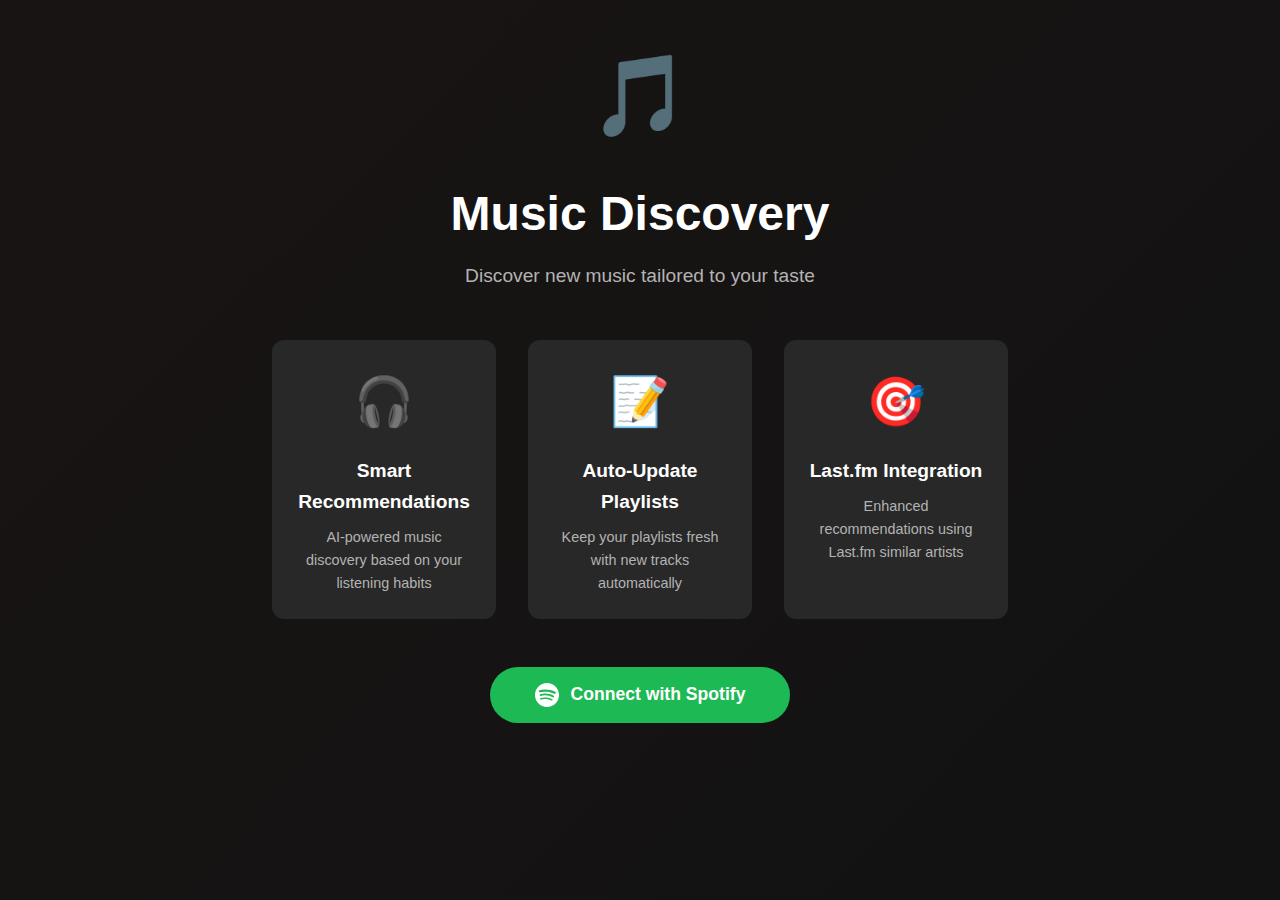
<file: docs/index.html>
<!DOCTYPE html>
<html lang="en">

<head>
    <meta charset="UTF-8">
    <meta name="viewport" content="width=device-width, initial-scale=1.0">
    <title>Music Discovery App - Find New Music</title>
    <link rel="stylesheet" href="style.css">
</head>

<body>
    <div class="container">
        <!-- Login Page -->
        <div id="loginPage" class="page active">
            <div class="logo">🎵</div>
            <h1>Music Discovery</h1>
            <p class="subtitle">Discover new music tailored to your taste</p>

            <div class="features">
                <div class="feature">
                    <span class="icon">🎧</span>
                    <h3>Smart Recommendations</h3>
                    <p>AI-powered music discovery based on your listening habits</p>
                </div>
                <div class="feature">
                    <span class="icon">📝</span>
                    <h3>Auto-Update Playlists</h3>
                    <p>Keep your playlists fresh with new tracks automatically</p>
                </div>
                <div class="feature">
                    <span class="icon">🎯</span>
                    <h3>Last.fm Integration</h3>
                    <p>Enhanced recommendations using Last.fm similar artists</p>
                </div>
            </div>

            <button onclick="loginSpotify()" class="btn-primary">
                <svg width="24" height="24" viewBox="0 0 24 24" fill="currentColor">
                    <path
                        d="M12 0C5.4 0 0 5.4 0 12s5.4 12 12 12 12-5.4 12-12S18.66 0 12 0zm5.521 17.34c-.24.359-.66.48-1.021.24-2.82-1.74-6.36-2.101-10.561-1.141-.418.122-.779-.179-.899-.539-.12-.421.18-.78.54-.9 4.56-1.021 8.52-.6 11.64 1.32.42.18.479.659.301 1.02zm1.44-3.3c-.301.42-.841.6-1.262.3-3.239-1.98-8.159-2.58-11.939-1.38-.479.12-1.02-.12-1.14-.6-.12-.48.12-1.021.6-1.141C9.6 9.9 15 10.561 18.72 12.84c.361.181.54.78.241 1.2zm.12-3.36C15.24 8.4 8.82 8.16 5.16 9.301c-.6.179-1.2-.181-1.38-.721-.18-.601.18-1.2.72-1.381 4.26-1.26 11.28-1.02 15.721 1.621.539.3.719 1.02.419 1.56-.299.421-1.02.599-1.559.3z" />
                </svg>
                Connect with Spotify
            </button>
        </div>

        <!-- Dashboard Page -->
        <div id="dashboardPage" class="page">
            <div class="header">
                <div class="user-info">
                    <div class="logo-small">🎵</div>
                    <div>
                        <h2 id="userName">Welcome!</h2>
                        <button onclick="logout()" class="btn-text">Logout</button>
                    </div>
                </div>
            </div>

            <div class="dashboard-content">
                <h1>Discover New Music</h1>
                <p class="subtitle">Add fresh tracks to your playlist automatically</p>

                <div class="form-card">
                    <div class="form-group">
                        <label for="playlistSelect">Select Playlist</label>
                        <select id="playlistSelect" class="input">
                            <option value="">Loading playlists...</option>
                        </select>
                    </div>

                    <div class="form-group">
                        <label for="maxSongs">Number of Songs (1-50)</label>
                        <input type="number" id="maxSongs" class="input" min="1" max="50" value="10">
                    </div>

                    <div class="form-group">
                        <label for="lastfmUsername">Last.fm Username (Optional)</label>
                        <input type="text" id="lastfmUsername" class="input" placeholder="Your Last.fm username">
                    </div>

                    <button onclick="startDiscovery()" id="startBtn" class="btn-primary">
                        Start Discovery
                    </button>
                </div>

                <!-- Progress Section -->
                <div id="progressSection" class="progress-section hidden">
                    <h3>Discovery in Progress...</h3>
                    <div class="progress-bar">
                        <div class="progress-fill" id="progressFill"></div>
                    </div>
                    <p id="statusMessage" class="status-message">Starting...</p>
                    <div id="resultDetails" class="result-details hidden"></div>
                </div>
            </div>
        </div>
    </div>

    <script src="app.js"></script>
</body>

</html>
</file>
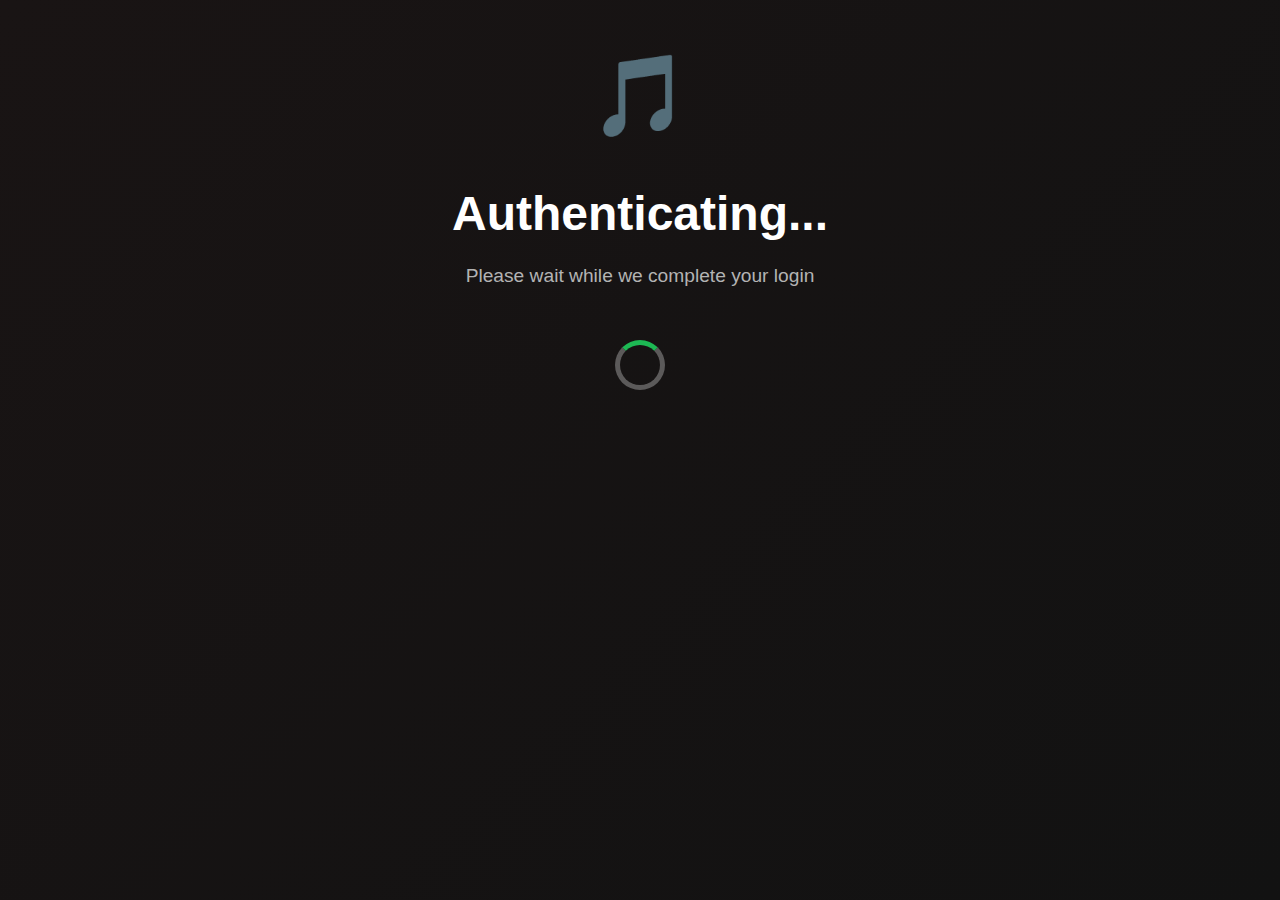
<file: docs/callback.html>
<!DOCTYPE html>
<html lang="en">

<head>
    <meta charset="UTF-8">
    <meta name="viewport" content="width=device-width, initial-scale=1.0">
    <title>Music Discovery - Authenticating...</title>
    <link rel="stylesheet" href="style.css">
</head>

<body>
    <div class="container">
        <div class="login-page">
            <div class="logo">🎵</div>
            <h1>Authenticating...</h1>
            <p class="subtitle">Please wait while we complete your login</p>

            <div class="loading-spinner"></div>
        </div>
    </div>

    <style>
        .loading-spinner {
            width: 50px;
            height: 50px;
            border: 5px solid rgba(255, 255, 255, 0.3);
            border-radius: 50%;
            border-top-color: #1db954;
            animation: spin 1s linear infinite;
            margin: 2rem auto;
        }

        @keyframes spin {
            to {
                transform: rotate(360deg);
            }
        }
    </style>

    <script>
        // This page handles the OAuth callback from Spotify
        // The backend has already processed the OAuth code and set the session
        // Just redirect to dashboard
        setTimeout(() => {
            window.location.href = '/dashboard.html';
        }, 1000);
    </script>
</body>

</html>
</file>
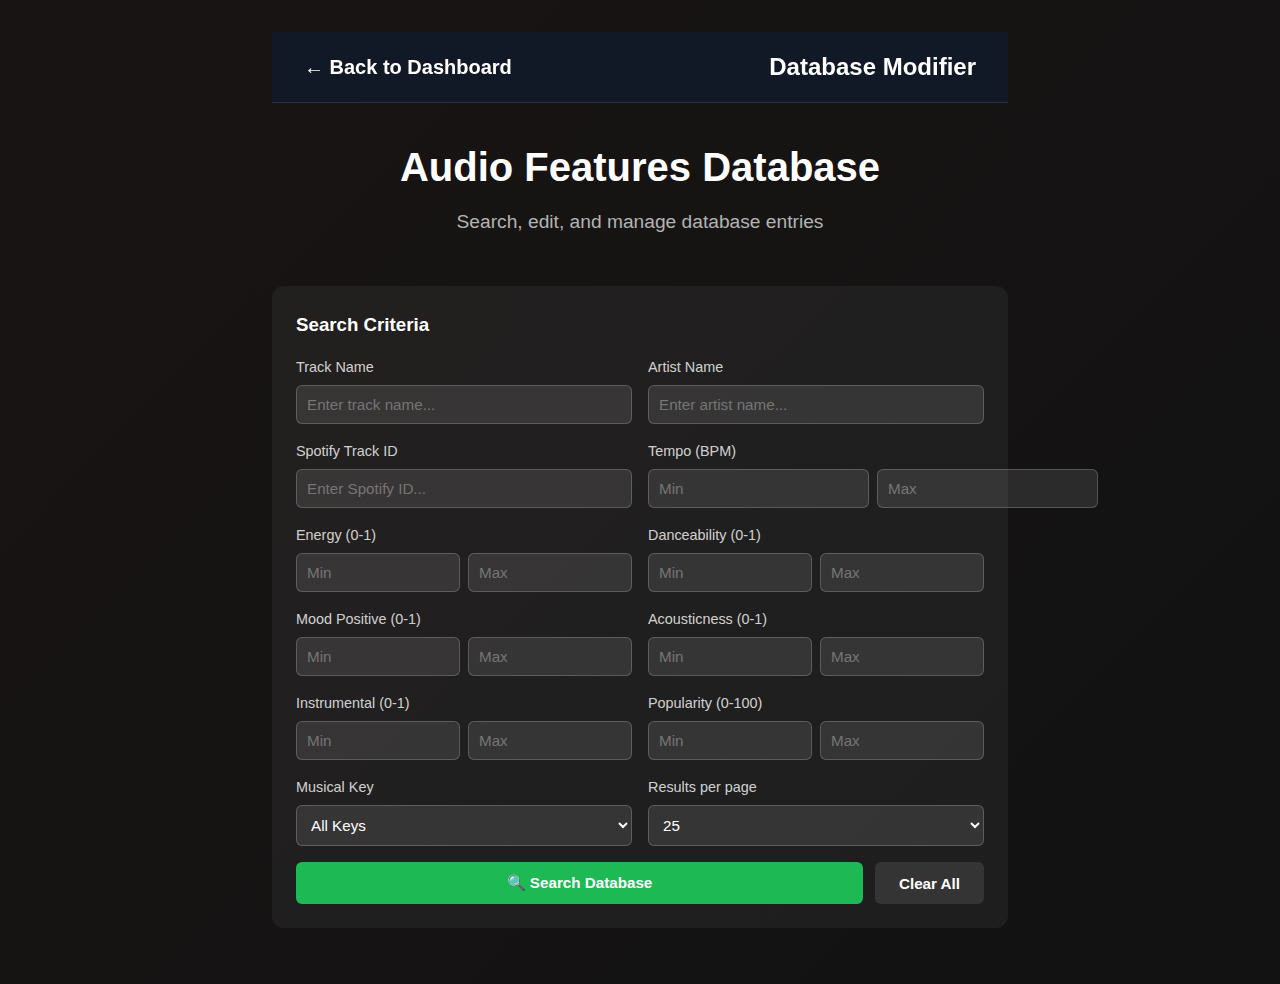
<file: docs/database_modifier.html>
<!DOCTYPE html>
<html lang="en">

<head>
    <meta charset="UTF-8">
    <meta name="viewport" content="width=device-width, initial-scale=1.0">
    <title>Database Modifier - Audio Features</title>
    <link rel="stylesheet" href="style.css">
    <style>
        .search-container {
            background: rgba(255, 255, 255, 0.05);
            border-radius: 12px;
            padding: 24px;
            margin-bottom: 24px;
        }

        .search-grid {
            display: grid;
            grid-template-columns: repeat(auto-fit, minmax(250px, 1fr));
            gap: 16px;
            margin-bottom: 16px;
        }

        .search-field {
            display: flex;
            flex-direction: column;
            gap: 6px;
        }

        .search-field label {
            font-size: 0.9rem;
            color: rgba(255, 255, 255, 0.8);
            font-weight: 500;
        }

        .search-field input,
        .search-field select {
            padding: 10px;
            background: rgba(255, 255, 255, 0.1);
            border: 1px solid rgba(255, 255, 255, 0.2);
            border-radius: 6px;
            color: white;
            font-size: 0.95rem;
        }

        .search-field input:focus,
        .search-field select:focus {
            outline: none;
            border-color: #1db954;
        }

        .range-field {
            display: grid;
            grid-template-columns: 1fr 1fr;
            gap: 8px;
        }

        .search-actions {
            display: flex;
            gap: 12px;
            margin-top: 16px;
        }

        .btn {
            padding: 12px 24px;
            border: none;
            border-radius: 6px;
            font-size: 0.95rem;
            font-weight: 600;
            cursor: pointer;
            transition: all 0.2s;
        }

        .btn-search {
            background: #1db954;
            color: white;
            flex: 1;
        }

        .btn-search:hover {
            background: #1ed760;
            transform: translateY(-1px);
        }

        .btn-clear {
            background: rgba(255, 255, 255, 0.1);
            color: white;
        }

        .btn-clear:hover {
            background: rgba(255, 255, 255, 0.2);
        }

        .results-container {
            background: rgba(255, 255, 255, 0.05);
            border-radius: 12px;
            padding: 24px;
        }

        .results-header {
            display: flex;
            justify-content: space-between;
            align-items: center;
            margin-bottom: 16px;
            padding-bottom: 16px;
            border-bottom: 1px solid rgba(255, 255, 255, 0.1);
        }

        .result-item {
            background: rgba(255, 255, 255, 0.03);
            border: 1px solid rgba(255, 255, 255, 0.1);
            border-radius: 8px;
            padding: 16px;
            margin-bottom: 12px;
            transition: all 0.2s;
        }

        .result-item:hover {
            background: rgba(255, 255, 255, 0.05);
            border-color: rgba(255, 255, 255, 0.2);
        }

        .result-header {
            display: flex;
            justify-content: space-between;
            align-items: start;
            margin-bottom: 12px;
        }

        .result-title {
            font-size: 1.1rem;
            font-weight: 600;
            color: #1db954;
            margin-bottom: 4px;
        }

        .result-artist {
            color: rgba(255, 255, 255, 0.7);
            font-size: 0.95rem;
        }

        .result-actions {
            display: flex;
            gap: 8px;
        }

        .btn-edit,
        .btn-delete {
            padding: 6px 12px;
            font-size: 0.85rem;
            border-radius: 4px;
            border: none;
            cursor: pointer;
            transition: all 0.2s;
        }

        .btn-edit {
            background: #1db954;
            color: white;
        }

        .btn-edit:hover {
            background: #1ed760;
        }

        .btn-delete {
            background: #e74c3c;
            color: white;
        }

        .btn-delete:hover {
            background: #c0392b;
        }

        .result-features {
            display: grid;
            grid-template-columns: repeat(auto-fit, minmax(200px, 1fr));
            gap: 12px;
            margin-top: 12px;
        }

        .feature-item {
            background: rgba(255, 255, 255, 0.05);
            padding: 8px 12px;
            border-radius: 4px;
            font-size: 0.85rem;
        }

        .feature-label {
            color: rgba(255, 255, 255, 0.6);
            font-size: 0.75rem;
            text-transform: uppercase;
            letter-spacing: 0.5px;
        }

        .feature-value {
            color: white;
            font-weight: 600;
            margin-top: 2px;
        }

        .modal {
            display: none;
            position: fixed;
            top: 0;
            left: 0;
            right: 0;
            bottom: 0;
            background: rgba(0, 0, 0, 0.8);
            z-index: 1000;
            align-items: center;
            justify-content: center;
        }

        .modal.active {
            display: flex;
        }

        .modal-content {
            background: #1a1a1a;
            border-radius: 12px;
            padding: 32px;
            max-width: 800px;
            max-height: 90vh;
            overflow-y: auto;
            width: 90%;
        }

        .modal-header {
            display: flex;
            justify-content: space-between;
            align-items: center;
            margin-bottom: 24px;
        }

        .modal-close {
            background: none;
            border: none;
            color: white;
            font-size: 1.5rem;
            cursor: pointer;
            padding: 0;
            width: 32px;
            height: 32px;
        }

        .edit-grid {
            display: grid;
            grid-template-columns: repeat(auto-fit, minmax(200px, 1fr));
            gap: 16px;
        }

        .edit-field {
            display: flex;
            flex-direction: column;
            gap: 6px;
        }

        .edit-field label {
            font-size: 0.85rem;
            color: rgba(255, 255, 255, 0.7);
        }

        .edit-field input {
            padding: 8px 12px;
            background: rgba(255, 255, 255, 0.1);
            border: 1px solid rgba(255, 255, 255, 0.2);
            border-radius: 4px;
            color: white;
        }

        .modal-actions {
            display: flex;
            gap: 12px;
            margin-top: 24px;
            justify-content: flex-end;
        }

        .btn-save {
            background: #1db954;
            color: white;
        }

        .btn-cancel {
            background: rgba(255, 255, 255, 0.1);
            color: white;
        }

        .pagination {
            display: flex;
            justify-content: center;
            align-items: center;
            gap: 12px;
            margin-top: 24px;
        }

        .pagination button {
            padding: 8px 16px;
            background: rgba(255, 255, 255, 0.1);
            border: 1px solid rgba(255, 255, 255, 0.2);
            color: white;
            border-radius: 4px;
            cursor: pointer;
        }

        .pagination button:disabled {
            opacity: 0.5;
            cursor: not-allowed;
        }

        .pagination button:not(:disabled):hover {
            background: rgba(255, 255, 255, 0.2);
        }

        .loading {
            text-align: center;
            padding: 40px;
            color: rgba(255, 255, 255, 0.6);
        }

        .no-results {
            text-align: center;
            padding: 40px;
            color: rgba(255, 255, 255, 0.6);
            font-size: 1.1rem;
        }
    </style>
</head>

<body>
    <div class="container">
        <div class="dashboard-page">
            <div class="header"
                style="position: sticky; top: 0; z-index: 100; background: rgba(17, 24, 39, 0.95); backdrop-filter: blur(10px); padding: 1rem 2rem; display: flex; justify-content: space-between; align-items: center; border-bottom: 1px solid rgba(255, 255, 255, 0.1);">
                <h2 style="margin: 0; cursor: pointer; font-size: 1.25rem;">
                    <a href="dashboard.html" style="color: white; text-decoration: none;">← Back to Dashboard</a>
                </h2>
                <h2 style="margin: 0;">Database Modifier</h2>
            </div>

            <div class="dashboard-content">
                <h1>Audio Features Database</h1>
                <p class="subtitle">Search, edit, and manage database entries</p>

                <!-- Search Container -->
                <div class="search-container">
                    <h3 style="margin-top: 0; margin-bottom: 16px;">Search Criteria</h3>

                    <div class="search-grid">
                        <!-- Track/Artist Search -->
                        <div class="search-field">
                            <label>Track Name</label>
                            <input type="text" id="trackName" placeholder="Enter track name...">
                        </div>

                        <div class="search-field">
                            <label>Artist Name</label>
                            <input type="text" id="artistName" placeholder="Enter artist name...">
                        </div>

                        <div class="search-field">
                            <label>Spotify Track ID</label>
                            <input type="text" id="spotifyId" placeholder="Enter Spotify ID...">
                        </div>

                        <!-- Tempo Range -->
                        <div class="search-field">
                            <label>Tempo (BPM)</label>
                            <div class="range-field">
                                <input type="number" id="tempoMin" placeholder="Min">
                                <input type="number" id="tempoMax" placeholder="Max">
                            </div>
                        </div>

                        <!-- Energy Range -->
                        <div class="search-field">
                            <label>Energy (0-1)</label>
                            <div class="range-field">
                                <input type="number" step="0.01" id="energyMin" placeholder="Min" min="0" max="1">
                                <input type="number" step="0.01" id="energyMax" placeholder="Max" min="0" max="1">
                            </div>
                        </div>

                        <!-- Danceability Range -->
                        <div class="search-field">
                            <label>Danceability (0-1)</label>
                            <div class="range-field">
                                <input type="number" step="0.01" id="danceabilityMin" placeholder="Min" min="0" max="1">
                                <input type="number" step="0.01" id="danceabilityMax" placeholder="Max" min="0" max="1">
                            </div>
                        </div>

                        <!-- Mood Range -->
                        <div class="search-field">
                            <label>Mood Positive (0-1)</label>
                            <div class="range-field">
                                <input type="number" step="0.01" id="moodMin" placeholder="Min" min="0" max="1">
                                <input type="number" step="0.01" id="moodMax" placeholder="Max" min="0" max="1">
                            </div>
                        </div>

                        <!-- Acousticness Range -->
                        <div class="search-field">
                            <label>Acousticness (0-1)</label>
                            <div class="range-field">
                                <input type="number" step="0.01" id="acousticnessMin" placeholder="Min" min="0" max="1">
                                <input type="number" step="0.01" id="acousticnessMax" placeholder="Max" min="0" max="1">
                            </div>
                        </div>

                        <!-- Instrumental Range -->
                        <div class="search-field">
                            <label>Instrumental (0-1)</label>
                            <div class="range-field">
                                <input type="number" step="0.01" id="instrumentalMin" placeholder="Min" min="0" max="1">
                                <input type="number" step="0.01" id="instrumentalMax" placeholder="Max" min="0" max="1">
                            </div>
                        </div>

                        <!-- Popularity Range -->
                        <div class="search-field">
                            <label>Popularity (0-100)</label>
                            <div class="range-field">
                                <input type="number" id="popularityMin" placeholder="Min" min="0" max="100">
                                <input type="number" id="popularityMax" placeholder="Max" min="0" max="100">
                            </div>
                        </div>

                        <!-- Key -->
                        <div class="search-field">
                            <label>Musical Key</label>
                            <select id="musicalKey">
                                <option value="">All Keys</option>
                                <option value="0">C</option>
                                <option value="1">C# / Db</option>
                                <option value="2">D</option>
                                <option value="3">D# / Eb</option>
                                <option value="4">E</option>
                                <option value="5">F</option>
                                <option value="6">F# / Gb</option>
                                <option value="7">G</option>
                                <option value="8">G# / Ab</option>
                                <option value="9">A</option>
                                <option value="10">A# / Bb</option>
                                <option value="11">B</option>
                            </select>
                        </div>

                        <!-- Results per page -->
                        <div class="search-field">
                            <label>Results per page</label>
                            <select id="resultsPerPage">
                                <option value="10">10</option>
                                <option value="25" selected>25</option>
                                <option value="50">50</option>
                                <option value="100">100</option>
                            </select>
                        </div>
                    </div>

                    <div class="search-actions">
                        <button class="btn btn-search" onclick="searchDatabase()">
                            🔍 Search Database
                        </button>
                        <button class="btn btn-clear" onclick="clearSearch()">
                            Clear All
                        </button>
                    </div>
                </div>

                <!-- Results Container -->
                <div class="results-container" id="resultsContainer" style="display: none;">
                    <div class="results-header">
                        <h3 style="margin: 0;">Search Results</h3>
                        <span id="resultCount" style="color: rgba(255, 255, 255, 0.6);"></span>
                    </div>

                    <div id="resultsList"></div>

                    <div class="pagination">
                        <button id="prevPage" onclick="changePage(-1)">← Previous</button>
                        <span id="pageInfo" style="color: rgba(255, 255, 255, 0.8);"></span>
                        <button id="nextPage" onclick="changePage(1)">Next →</button>
                    </div>
                </div>

                <!-- Loading State -->
                <div id="loadingState" class="loading" style="display: none;">
                    <p>Searching database...</p>
                </div>

                <!-- No Results -->
                <div id="noResults" class="no-results" style="display: none;">
                    <p>No tracks found matching your criteria.</p>
                    <p style="font-size: 0.9rem; margin-top: 8px;">Try adjusting your search filters.</p>
                </div>
            </div>
        </div>
    </div>

    <!-- Edit Modal -->
    <div class="modal" id="editModal">
        <div class="modal-content">
            <div class="modal-header">
                <h2 style="margin: 0;">Edit Track</h2>
                <button class="modal-close" onclick="closeEditModal()">×</button>
            </div>

            <div class="edit-grid">
                <div class="edit-field">
                    <label>Track Name</label>
                    <input type="text" id="editTrackName">
                </div>
                <div class="edit-field">
                    <label>Artist Name</label>
                    <input type="text" id="editArtistName">
                </div>
                <div class="edit-field">
                    <label>Tempo (BPM)</label>
                    <input type="number" step="0.01" id="editTempo">
                </div>
                <div class="edit-field">
                    <label>Musical Key</label>
                    <input type="number" id="editKey" min="0" max="11">
                </div>
                <div class="edit-field">
                    <label>Energy</label>
                    <input type="number" step="0.01" id="editEnergy" min="0" max="1">
                </div>
                <div class="edit-field">
                    <label>Danceability</label>
                    <input type="number" step="0.01" id="editDanceability" min="0" max="1">
                </div>
                <div class="edit-field">
                    <label>Mood Positive</label>
                    <input type="number" step="0.01" id="editMood" min="0" max="1">
                </div>
                <div class="edit-field">
                    <label>Acousticness</label>
                    <input type="number" step="0.01" id="editAcousticness" min="0" max="1">
                </div>
                <div class="edit-field">
                    <label>Instrumental</label>
                    <input type="number" step="0.01" id="editInstrumental" min="0" max="1">
                </div>
                <div class="edit-field">
                    <label>Popularity</label>
                    <input type="number" id="editPopularity" min="0" max="100">
                </div>
                <div class="edit-field">
                    <label>Brightness (Hz)</label>
                    <input type="number" step="0.01" id="editBrightness">
                </div>
                <div class="edit-field">
                    <label>Loudness</label>
                    <input type="number" step="0.01" id="editLoudness">
                </div>
            </div>

            <div class="modal-actions">
                <button class="btn btn-cancel" onclick="closeEditModal()">Cancel</button>
                <button class="btn btn-save" onclick="saveEdit()">Save Changes</button>
            </div>
        </div>
    </div>

    <script>
        const API_URL = 'https://user-playlist-generator-production.up.railway.app';
        let currentPage = 1;
        let totalPages = 1;
        let currentResults = [];
        let editingTrackId = null;

        function getSearchParams() {
            const params = {};

            // Text searches
            const trackName = document.getElementById('trackName').value.trim();
            const artistName = document.getElementById('artistName').value.trim();
            const spotifyId = document.getElementById('spotifyId').value.trim();

            if (trackName) params.track_name = trackName;
            if (artistName) params.artist_name = artistName;
            if (spotifyId) params.spotify_id = spotifyId;

            // Range searches
            const ranges = [
                ['tempo', 'tempoMin', 'tempoMax'],
                ['energy', 'energyMin', 'energyMax'],
                ['danceability', 'danceabilityMin', 'danceabilityMax'],
                ['mood_positive', 'moodMin', 'moodMax'],
                ['acousticness', 'acousticnessMin', 'acousticnessMax'],
                ['instrumental', 'instrumentalMin', 'instrumentalMax'],
                ['popularity', 'popularityMin', 'popularityMax']
            ];

            ranges.forEach(([key, minId, maxId]) => {
                const min = document.getElementById(minId).value;
                const max = document.getElementById(maxId).value;
                if (min) params[`${key}_min`] = min;
                if (max) params[`${key}_max`] = max;
            });

            // Musical key
            const musicalKey = document.getElementById('musicalKey').value;
            if (musicalKey) params.key = musicalKey;

            // Pagination
            params.page = currentPage;
            params.per_page = document.getElementById('resultsPerPage').value;

            return params;
        }

        async function searchDatabase() {
            const params = getSearchParams();

            // Show loading
            document.getElementById('loadingState').style.display = 'block';
            document.getElementById('resultsContainer').style.display = 'none';
            document.getElementById('noResults').style.display = 'none';

            try {
                const queryString = new URLSearchParams(params).toString();
                const response = await fetch(`${API_URL}/api/database/search?${queryString}`);

                if (!response.ok) {
                    throw new Error('Search failed');
                }

                const data = await response.json();
                currentResults = data.results;
                totalPages = data.total_pages;

                document.getElementById('loadingState').style.display = 'none';

                if (currentResults.length === 0) {
                    document.getElementById('noResults').style.display = 'block';
                } else {
                    displayResults(data);
                }

            } catch (error) {
                console.error('Search error:', error);
                document.getElementById('loadingState').style.display = 'none';
                alert('Failed to search database. Please try again.');
            }
        }

        function displayResults(data) {
            document.getElementById('resultsContainer').style.display = 'block';
            document.getElementById('resultCount').textContent =
                `${data.total_results} tracks found`;

            const resultsList = document.getElementById('resultsList');
            resultsList.innerHTML = '';

            data.results.forEach(track => {
                const item = document.createElement('div');
                item.className = 'result-item';
                item.innerHTML = `
                    <div class="result-header">
                        <div>
                            <div class="result-title">${escapeHtml(track.track_name)}</div>
                            <div class="result-artist">${escapeHtml(track.artist_name)}</div>
                        </div>
                        <div class="result-actions">
                            <button class="btn-edit" onclick="openEditModal(${track.id})">Edit</button>
                            <button class="btn-delete" onclick="deleteTrack(${track.id})">Delete</button>
                        </div>
                    </div>
                    <div class="result-features">
                        <div class="feature-item">
                            <div class="feature-label">Tempo</div>
                            <div class="feature-value">${formatValue(track.tempo_bpm)} BPM</div>
                        </div>
                        <div class="feature-item">
                            <div class="feature-label">Energy</div>
                            <div class="feature-value">${formatValue(track.energy)}</div>
                        </div>
                        <div class="feature-item">
                            <div class="feature-label">Danceability</div>
                            <div class="feature-value">${formatValue(track.danceability)}</div>
                        </div>
                        <div class="feature-item">
                            <div class="feature-label">Mood</div>
                            <div class="feature-value">${formatValue(track.mood_positive)}</div>
                        </div>
                        <div class="feature-item">
                            <div class="feature-label">Acousticness</div>
                            <div class="feature-value">${formatValue(track.acousticness)}</div>
                        </div>
                        <div class="feature-item">
                            <div class="feature-label">Popularity</div>
                            <div class="feature-value">${track.popularity || 'N/A'}</div>
                        </div>
                        <div class="feature-item">
                            <div class="feature-label">Spotify ID</div>
                            <div class="feature-value" style="font-size: 0.7rem;">${track.spotify_track_id}</div>
                        </div>
                    </div>
                `;
                resultsList.appendChild(item);
            });

            // Update pagination
            document.getElementById('pageInfo').textContent = `Page ${currentPage} of ${totalPages}`;
            document.getElementById('prevPage').disabled = currentPage === 1;
            document.getElementById('nextPage').disabled = currentPage === totalPages;
        }

        function changePage(delta) {
            currentPage += delta;
            searchDatabase();
        }

        function clearSearch() {
            document.getElementById('trackName').value = '';
            document.getElementById('artistName').value = '';
            document.getElementById('spotifyId').value = '';
            document.getElementById('tempoMin').value = '';
            document.getElementById('tempoMax').value = '';
            document.getElementById('energyMin').value = '';
            document.getElementById('energyMax').value = '';
            document.getElementById('danceabilityMin').value = '';
            document.getElementById('danceabilityMax').value = '';
            document.getElementById('moodMin').value = '';
            document.getElementById('moodMax').value = '';
            document.getElementById('acousticnessMin').value = '';
            document.getElementById('acousticnessMax').value = '';
            document.getElementById('instrumentalMin').value = '';
            document.getElementById('instrumentalMax').value = '';
            document.getElementById('popularityMin').value = '';
            document.getElementById('popularityMax').value = '';
            document.getElementById('musicalKey').value = '';
            currentPage = 1;

            document.getElementById('resultsContainer').style.display = 'none';
            document.getElementById('noResults').style.display = 'none';
        }

        function openEditModal(trackId) {
            const track = currentResults.find(t => t.id === trackId);
            if (!track) return;

            editingTrackId = trackId;

            document.getElementById('editTrackName').value = track.track_name;
            document.getElementById('editArtistName').value = track.artist_name;
            document.getElementById('editTempo').value = track.tempo_bpm || '';
            document.getElementById('editKey').value = track.key_musical || '';
            document.getElementById('editEnergy').value = track.energy || '';
            document.getElementById('editDanceability').value = track.danceability || '';
            document.getElementById('editMood').value = track.mood_positive || '';
            document.getElementById('editAcousticness').value = track.acousticness || '';
            document.getElementById('editInstrumental').value = track.instrumental || '';
            document.getElementById('editPopularity').value = track.popularity || '';
            document.getElementById('editBrightness').value = track.brightness_hz || '';
            document.getElementById('editLoudness').value = track.loudness || '';

            document.getElementById('editModal').classList.add('active');
        }

        function closeEditModal() {
            document.getElementById('editModal').classList.remove('active');
            editingTrackId = null;
        }

        async function saveEdit() {
            if (!editingTrackId) return;

            const updatedData = {
                track_name: document.getElementById('editTrackName').value,
                artist_name: document.getElementById('editArtistName').value,
                tempo_bpm: parseFloat(document.getElementById('editTempo').value) || null,
                key_musical: parseInt(document.getElementById('editKey').value) || null,
                energy: parseFloat(document.getElementById('editEnergy').value) || null,
                danceability: parseFloat(document.getElementById('editDanceability').value) || null,
                mood_positive: parseFloat(document.getElementById('editMood').value) || null,
                acousticness: parseFloat(document.getElementById('editAcousticness').value) || null,
                instrumental: parseFloat(document.getElementById('editInstrumental').value) || null,
                popularity: parseInt(document.getElementById('editPopularity').value) || null,
                brightness_hz: parseFloat(document.getElementById('editBrightness').value) || null,
                loudness: parseFloat(document.getElementById('editLoudness').value) || null
            };

            try {
                const response = await fetch(`${API_URL}/api/database/update/${editingTrackId}`, {
                    method: 'PUT',
                    headers: {
                        'Content-Type': 'application/json'
                    },
                    body: JSON.stringify(updatedData)
                });

                if (!response.ok) {
                    throw new Error('Update failed');
                }

                alert('Track updated successfully!');
                closeEditModal();
                searchDatabase(); // Refresh results

            } catch (error) {
                console.error('Update error:', error);
                alert('Failed to update track. Please try again.');
            }
        }

        async function deleteTrack(trackId) {
            if (!confirm('Are you sure you want to delete this track? This action cannot be undone.')) {
                return;
            }

            try {
                const response = await fetch(`${API_URL}/api/database/delete/${trackId}`, {
                    method: 'DELETE'
                });

                if (!response.ok) {
                    throw new Error('Delete failed');
                }

                alert('Track deleted successfully!');
                searchDatabase(); // Refresh results

            } catch (error) {
                console.error('Delete error:', error);
                alert('Failed to delete track. Please try again.');
            }
        }

        function formatValue(value) {
            if (value === null || value === undefined) return 'N/A';
            if (typeof value === 'number') {
                return value.toFixed(2);
            }
            return value;
        }

        function escapeHtml(text) {
            const div = document.createElement('div');
            div.textContent = text;
            return div.innerHTML;
        }

        // Allow Enter key to trigger search
        document.addEventListener('DOMContentLoaded', () => {
            const inputs = document.querySelectorAll('input');
            inputs.forEach(input => {
                input.addEventListener('keypress', (e) => {
                    if (e.key === 'Enter') {
                        searchDatabase();
                    }
                });
            });
        });
    </script>
</body>

</html>
</file>
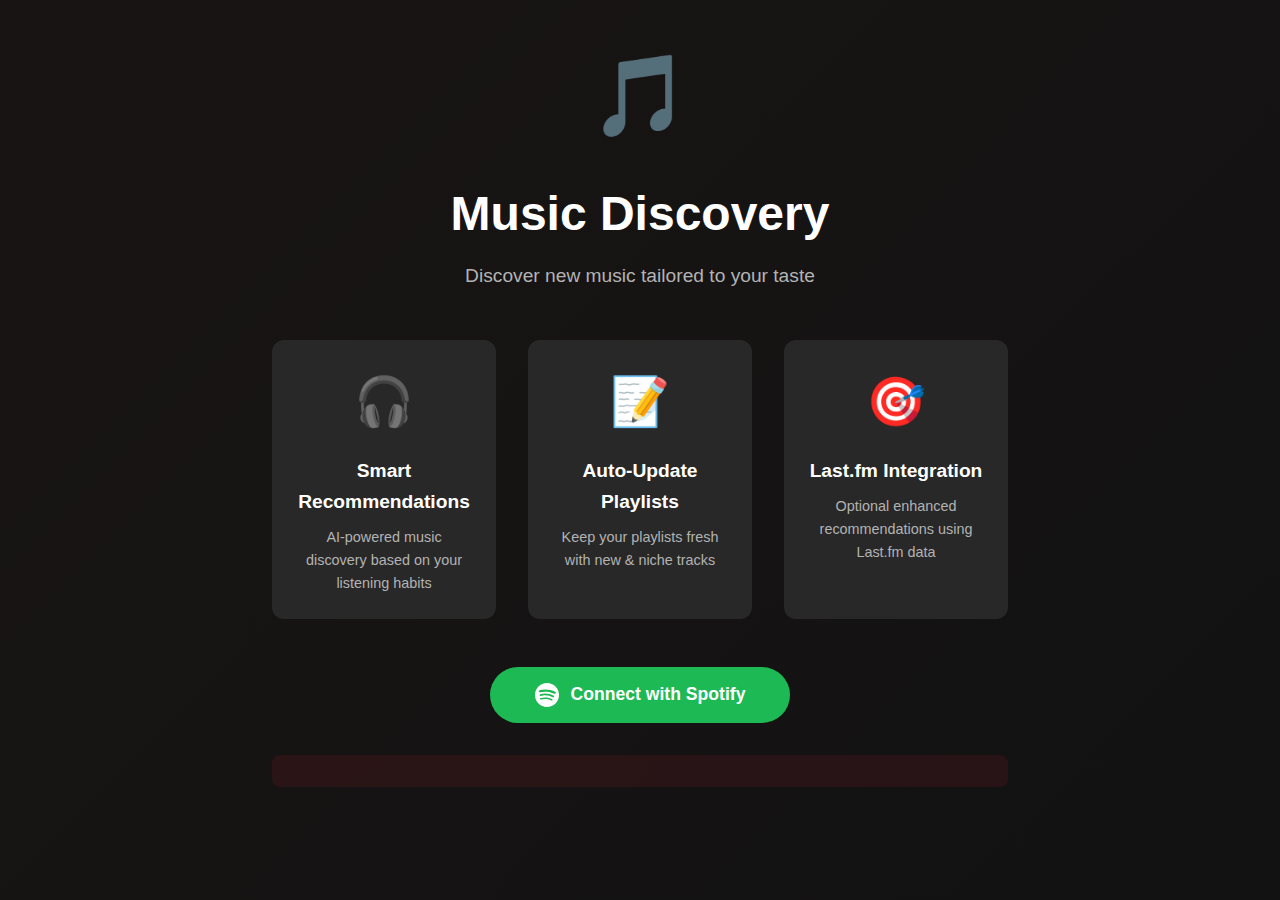
<file: docs/login.html>
<!DOCTYPE html>
<html lang="en">

<head>
    <meta charset="UTF-8">
    <meta name="viewport" content="width=device-width, initial-scale=1.0">
    <title>Music Discovery - Login</title>
    <link rel="stylesheet" href="style.css">
</head>

<body>
    <div class="container">
        <div class="login-page">
            <div class="logo">🎵</div>
            <h1>Music Discovery</h1>
            <p class="subtitle">Discover new music tailored to your taste</p>

            <div class="features">
                <div class="feature">
                    <span class="icon">🎧</span>
                    <h3>Smart Recommendations</h3>
                    <p>AI-powered music discovery based on your listening habits</p>
                </div>
                <div class="feature">
                    <span class="icon">📝</span>
                    <h3>Auto-Update Playlists</h3>
                    <p>Keep your playlists fresh with new & niche tracks</p>
                </div>
                <div class="feature">
                    <span class="icon">🎯</span>
                    <h3>Last.fm Integration</h3>
                    <p>Optional enhanced recommendations using Last.fm data</p>
                </div>
            </div>

            <button onclick="loginWithSpotify()" class="btn-primary" id="loginBtn">
                <svg width="24" height="24" viewBox="0 0 24 24" fill="currentColor">
                    <path
                        d="M12 0C5.4 0 0 5.4 0 12s5.4 12 12 12 12-5.4 12-12S18.66 0 12 0zm5.521 17.34c-.24.359-.66.48-1.021.24-2.82-1.74-6.36-2.101-10.561-1.141-.418.122-.779-.179-.899-.539-.12-.421.18-.78.54-.9 4.56-1.021 8.52-.6 11.64 1.32.42.18.479.659.301 1.02zm1.44-3.3c-.301.42-.841.6-1.262.3-3.239-1.98-8.159-2.58-11.939-1.38-.479.12-1.02-.12-1.14-.6-.12-.48.12-1.021.6-1.141C9.6 9.9 15 10.561 18.72 12.84c.361.181.54.78.241 1.2zm.12-3.36C15.24 8.4 8.82 8.16 5.16 9.301c-.6.179-1.2-.181-1.38-.721-.18-.601.18-1.2.72-1.381 4.26-1.26 11.28-1.02 15.721 1.621.539.3.719 1.02.419 1.56-.299.421-1.02.599-1.559.3z" />
                </svg>
                Connect with Spotify
            </button>

            <div id="errorMessage" class="error hidden"></div>
        </div>
    </div>

    <script>
        const API_URL = 'https://release-radar-scripts-production.up.railway.app';

        // Check for error in URL params
        const urlParams = new URLSearchParams(window.location.search);
        const error = urlParams.get('error');

        if (error) {
            const errorDiv = document.getElementById('errorMessage');
            errorDiv.classList.remove('hidden');

            if (error === 'auth_failed') {
                errorDiv.textContent = 'Authentication failed. Please try again.';
            } else if (error === 'no_code') {
                errorDiv.textContent = 'No authorization code received. Please try again.';
            } else {
                errorDiv.textContent = `Error: ${error}. Please try again.';
            }
        }

        async function loginWithSpotify() {
            const btn = document.getElementById('loginBtn');
            btn.disabled = true;
            btn.textContent = 'Redirecting to Spotify...';
            
            try {
                const response = await fetch(`${ API_URL } /api/login`, {
                    credentials: 'include'
                });
                
                const data = await response.json();
                
                if (data.auth_url) {
                    // Redirect to Spotify for authentication
                    window.location.href = data.auth_url;
                } else {
                    throw new Error('No auth URL received');
                }
            } catch (error) {
                console.error('Login error:', error);
                btn.disabled = false;
                btn.innerHTML = `
                    < svg width = "24" height = "24" viewBox = "0 0 24 24" fill = "currentColor" >
                        <path d="M12 0C5.4 0 0 5.4 0 12s5.4 12 12 12 12-5.4 12-12S18.66 0 12 0zm5.521 17.34c-.24.359-.66.48-1.021.24-2.82-1.74-6.36-2.101-10.561-1.141-.418.122-.779-.179-.899-.539-.12-.421.18-.78.54-.9 4.56-1.021 8.52-.6 11.64 1.32.42.18.479.659.301 1.02zm1.44-3.3c-.301.42-.841.6-1.262.3-3.239-1.98-8.159-2.58-11.939-1.38-.479.12-1.02-.12-1.14-.6-.12-.48.12-1.021.6-1.141C9.6 9.9 15 10.561 18.72 12.84c.361.181.54.78.241 1.2zm.12-3.36C15.24 8.4 8.82 8.16 5.16 9.301c-.6.179-1.2-.181-1.38-.721-.18-.601.18-1.2.72-1.381 4.26-1.26 11.28-1.02 15.721 1.621.539.3.719 1.02.419 1.56-.299.421-1.02.599-1.559.3z" />
                    </svg >
                    Connect with Spotify
                `;

                const errorDiv = document.getElementById('errorMessage');
                errorDiv.textContent = 'Failed to start login process. Please try again.';
                errorDiv.classList.remove('hidden');
            }
        }
    </script>
</body>

</html>
</file>
<file: docs/style.css>
* {
    margin: 0;
    padding: 0;
    box-sizing: border-box;
}

:root {
    --spotify-green: #1db954;
    --spotify-dark: #191414;
    --spotify-light: #ffffff;
    --spotify-gray: #282828;
    --spotify-light-gray: #b3b3b3;
    --danger: #e22134;
}

body {
    font-family: -apple-system, BlinkMacSystemFont, 'Segoe UI', Roboto, Oxygen, Ubuntu, Cantarell, sans-serif;
    background: linear-gradient(135deg, var(--spotify-dark) 0%, #121212 100%);
    min-height: 100vh;
    color: var(--spotify-light);
    line-height: 1.6;
}

.container {
    max-width: 800px;
    margin: 0 auto;
    padding: 2rem;
}

.page {
    display: none;
    animation: fadeIn 0.5s ease-in;
}

.page.active {
    display: block;
}

@keyframes fadeIn {
    from {
        opacity: 0;
        transform: translateY(20px);
    }

    to {
        opacity: 1;
        transform: translateY(0);
    }
}

/* Login Page */
.logo {
    font-size: 5rem;
    text-align: center;
    margin-bottom: 1rem;
    animation: bounce 2s ease-in-out infinite;
}

@keyframes bounce {

    0%,
    100% {
        transform: translateY(0);
    }

    50% {
        transform: translateY(-10px);
    }
}

h1 {
    text-align: center;
    font-size: 3rem;
    margin-bottom: 0.5rem;
}

.subtitle {
    text-align: center;
    color: var(--spotify-light-gray);
    font-size: 1.2rem;
    margin-bottom: 3rem;
}

.features {
    display: grid;
    grid-template-columns: repeat(auto-fit, minmax(200px, 1fr));
    gap: 2rem;
    margin: 3rem 0;
}

.feature {
    text-align: center;
    padding: 1.5rem;
    background: var(--spotify-gray);
    border-radius: 12px;
    transition: transform 0.3s ease;
}

.feature:hover {
    transform: translateY(-5px);
}

.feature .icon {
    font-size: 3rem;
    display: block;
    margin-bottom: 1rem;
}

.feature h3 {
    margin-bottom: 0.5rem;
    font-size: 1.2rem;
}

.feature p {
    color: var(--spotify-light-gray);
    font-size: 0.9rem;
}

/* Buttons */
.btn-primary {
    display: flex;
    align-items: center;
    justify-content: center;
    gap: 0.75rem;
    width: 100%;
    max-width: 300px;
    margin: 2rem auto;
    padding: 1rem 2rem;
    background: var(--spotify-green);
    color: white;
    border: none;
    border-radius: 30px;
    font-size: 1.1rem;
    font-weight: bold;
    cursor: pointer;
    transition: all 0.3s ease;
}

.btn-primary:hover {
    background: #1ed760;
    transform: scale(1.05);
    box-shadow: 0 10px 30px rgba(29, 185, 84, 0.3);
}

.btn-primary:disabled {
    background: var(--spotify-gray);
    cursor: not-allowed;
    transform: none;
}

.btn-text {
    background: none;
    border: none;
    color: var(--spotify-light-gray);
    cursor: pointer;
    font-size: 0.9rem;
    text-decoration: underline;
    padding: 0;
}

.btn-text:hover {
    color: var(--spotify-light);
}

/* Dashboard */
.header {
    display: flex;
    justify-content: space-between;
    align-items: center;
    margin-bottom: 2rem;
    padding-bottom: 1rem;
    border-bottom: 1px solid var(--spotify-gray);
}

.user-info {
    display: flex;
    align-items: center;
    gap: 1rem;
}

.logo-small {
    font-size: 2rem;
}

.user-info h2 {
    font-size: 1.5rem;
    margin-bottom: 0.25rem;
}

.dashboard-content h1 {
    font-size: 2.5rem;
    margin-bottom: 0.5rem;
}

/* Form */
.form-card {
    background: var(--spotify-gray);
    border-radius: 12px;
    padding: 2rem;
    margin: 2rem 0;
}

.form-group {
    margin-bottom: 1.5rem;
}

.form-group label {
    display: block;
    margin-bottom: 0.5rem;
    font-weight: 500;
    color: var(--spotify-light-gray);
}

.input {
    width: 100%;
    padding: 0.75rem;
    background: var(--spotify-dark);
    border: 2px solid transparent;
    border-radius: 8px;
    color: var(--spotify-light);
    font-size: 1rem;
    transition: border-color 0.3s ease;
}

.input:focus {
    outline: none;
    border-color: var(--spotify-green);
}

select.input {
    cursor: pointer;
}

/* Progress Section */
.progress-section {
    background: var(--spotify-gray);
    border-radius: 12px;
    padding: 2rem;
    margin-top: 2rem;
}

.progress-section.hidden {
    display: none;
}

.progress-section h3 {
    text-align: center;
    margin-bottom: 1rem;
}

.progress-bar {
    width: 100%;
    height: 8px;
    background: var(--spotify-dark);
    border-radius: 10px;
    overflow: hidden;
    margin: 1.5rem 0;
}

.progress-fill {
    height: 100%;
    background: linear-gradient(90deg, var(--spotify-green), #1ed760);
    border-radius: 10px;
    width: 0%;
    transition: width 0.3s ease;
    animation: pulse 2s ease-in-out infinite;
}

@keyframes pulse {

    0%,
    100% {
        opacity: 1;
    }

    50% {
        opacity: 0.7;
    }
}

.status-message {
    text-align: center;
    color: var(--spotify-light-gray);
    margin: 1rem 0;
}

.result-details {
    margin-top: 1.5rem;
    padding: 1.5rem;
    background: var(--spotify-dark);
    border-radius: 8px;
}

.result-details.hidden {
    display: none;
}

.result-details h4 {
    color: var(--spotify-green);
    margin-bottom: 1rem;
}

.result-details ul {
    list-style: none;
    padding: 0;
}

.result-details li {
    padding: 0.5rem 0;
    padding-left: 1.5rem;
    position: relative;
    color: var(--spotify-light-gray);
}

.result-details li:before {
    content: "✓";
    position: absolute;
    left: 0;
    color: var(--spotify-green);
    font-weight: bold;
}

/* Error state */
.error {
    color: var(--danger);
    background: rgba(226, 33, 52, 0.1);
    padding: 1rem;
    border-radius: 8px;
    margin: 1rem 0;
    text-align: center;
}

/* Loading state */
.loading {
    display: inline-block;
    width: 20px;
    height: 20px;
    border: 3px solid var(--spotify-gray);
    border-radius: 50%;
    border-top-color: var(--spotify-green);
    animation: spin 1s linear infinite;
}

@keyframes spin {
    to {
        transform: rotate(360deg);
    }
}

/* Added songs section */
.added-songs-section {
    margin-top: 2rem;
    padding: 1.5rem;
    background: var(--spotify-dark);
    border-radius: 8px;
}

.added-songs-section.hidden {
    display: none;
}

.added-songs-section h3 {
    color: var(--spotify-green);
    margin-bottom: 1rem;
    font-size: 1.5rem;
}

.added-songs-list {
    display: flex;
    flex-direction: column;
    gap: 0;
}

.song-item {
    transition: transform 0.2s, background 0.2s;
}

.song-item:hover {
    transform: translateX(4px);
    background: rgba(255, 255, 255, 0.08) !important;
}

/* Responsive */
@media (max-width: 768px) {
    .container {
        padding: 1rem;
    }

    h1 {
        font-size: 2rem;
    }

    .features {
        grid-template-columns: 1fr;
    }

    .song-item {
        flex-direction: column;
        align-items: flex-start !important;
        gap: 12px;
    }

    .song-item a {
        width: 100%;
        text-align: center;
    }
}
</file>
